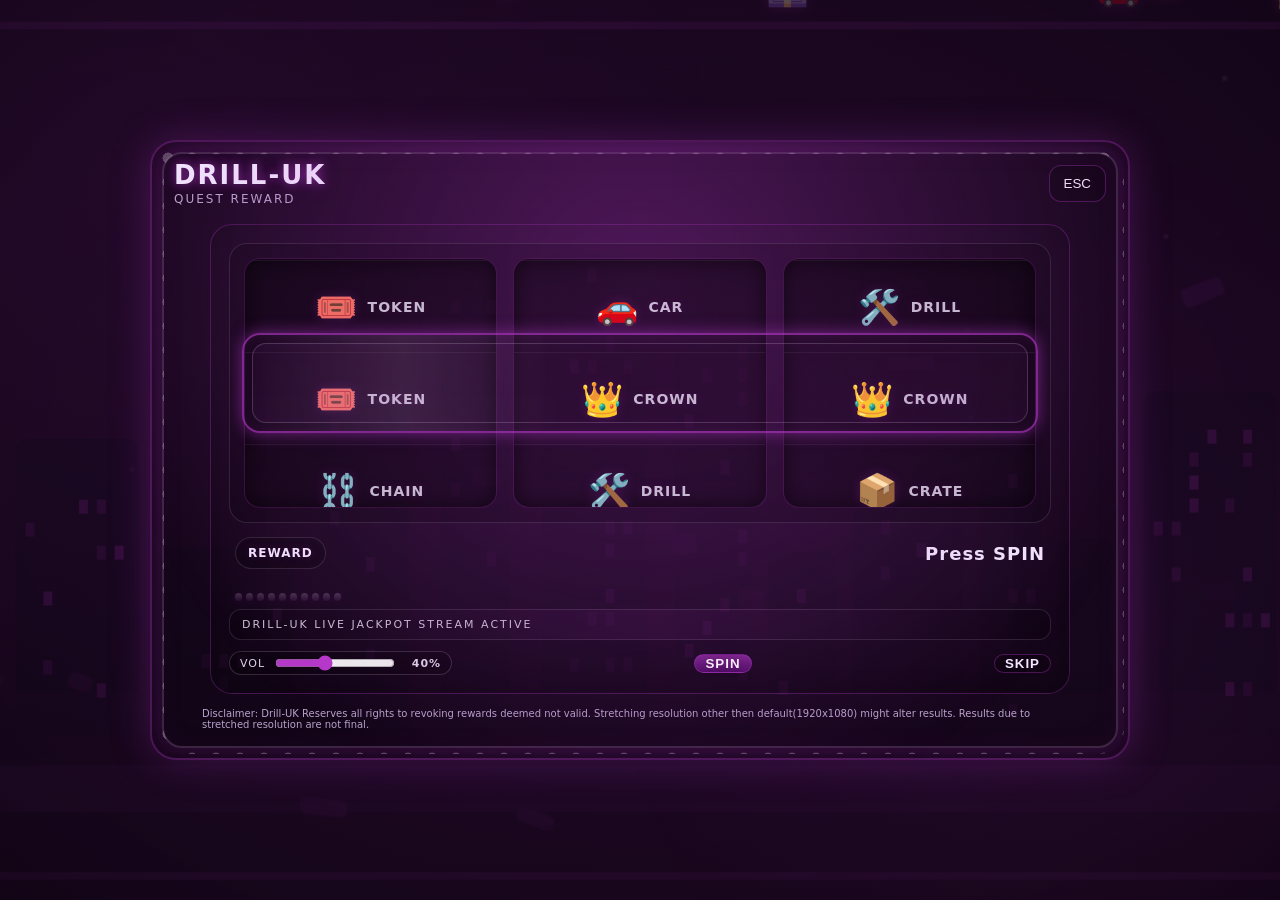
<file: Docs/index.html>
<!doctype html>
<html lang="en">
<head>
  <meta charset="utf-8" />
  <meta name="viewport" content="width=device-width,initial-scale=1" />
  <title>DrillUK Reward Slot</title>
  <link rel="stylesheet" href="style.css" />
</head>
<body>
  <div id="app" class="hidden">
    <div class="gif-bg" aria-hidden="true"></div>
    <div class="vignette"></div>
    <div class="bg-grid" aria-hidden="true"></div>
    <div class="money-rain" aria-hidden="true"></div>
    <div class="sticker-field" id="stickerField" aria-hidden="true"></div>

    <div class="frame">
      <div class="marquee-lights" aria-hidden="true"></div>
      <div class="topbar">
        <div class="brand">
          <span class="brand-glow" id="brandText">DRILL-UK</span>
          <span class="sub">QUEST REWARD</span>
        </div>
        <button class="close" id="closeBtn">ESC</button>
      </div>

      <div class="machine">
        <div class="halo" aria-hidden="true"></div>

        <div class="reels">
          <div class="reel" data-reel="0"><div class="strip"></div></div>
          <div class="reel" data-reel="1"><div class="strip"></div></div>
          <div class="reel" data-reel="2"><div class="strip"></div></div>

          <!-- selector window centered -->
          <div class="selector">
            <div class="selector-inner"></div>
            <div class="selector-scan"></div>
          </div>
        </div>

        <div class="readout">
          <div class="rarity" id="rarityPill">COMMON</div>
          <div class="result" id="resultText">Press SPIN</div>
        </div>
        <div class="beatbars" id="beatBars" aria-hidden="true">
          <span></span><span></span><span></span><span></span><span></span>
          <span></span><span></span><span></span><span></span><span></span>
        </div>
        <div class="ticker" id="tickerText">DRILL-UK LIVE JACKPOT STREAM ACTIVE</div>

        <div class="actions">
          <label class="volume-control" for="volumeSlider">
            <span>VOL</span>
            <input id="volumeSlider" type="range" min="0" max="100" step="1" value="40" />
            <strong id="volumeValue">40%</strong>
          </label>
          <button id="spinBtn" class="btn primary">SPIN</button>
          <button id="skipBtn" class="btn ghost">SKIP</button>
        </div>
      </div>

      <div class="footnote">
        <span class="hint">Disclaimer: Drill-UK Reserves all rights to revoking rewards deemed not valid. Stretching resolution other then default(1920x1080) might alter results. Results due to stretched resolution are not final.<code></code></span>
      </div>

      <canvas id="fx"></canvas>
      <div class="impact-flash" aria-hidden="true"></div>
    </div>
  </div>

  <script src="app.js"></script>
</body>
</html>
</file>
<file: Docs/style.css>
:root{
  --neon:#b538ca;
  --neon2:#77119a;
  --ink:#140818;
  --fog:#2f1338;
  --text:#f3e9ff;
  --muted:#cbb4df;
}

*{box-sizing:border-box}
html,body{width:100%;height:100%;margin:0;font-family:system-ui,-apple-system,Segoe UI,Roboto,Ubuntu,"Helvetica Neue",Arial}
body{background:transparent;overflow:hidden}

.hidden{display:none}

#app{
  position:fixed;inset:0;
  display:flex;align-items:center;justify-content:center;
  color:var(--text);
}

.gif-bg{
  position:absolute;inset:0;
  background-image:
    linear-gradient(180deg, rgba(20,8,24,.46), rgba(20,8,24,.64)),
    url("assets/visual/drilluk_slot_bg.gif");
  background-size:cover;
  background-position:center;
  background-repeat:no-repeat;
  filter:saturate(1.08) contrast(1.03);
  opacity:1;
  transform:scale(1.02);
  pointer-events:none;
}

.vignette{
  position:absolute;inset:-20%;
  background:radial-gradient(ellipse at center, rgba(181,56,202,.08) 0%, rgba(20,8,24,.42) 62%, rgba(0,0,0,.62) 100%);
  filter:blur(0.2px);
}

.bg-grid{
  position:absolute;inset:0;
  background:
    linear-gradient(90deg, rgba(181,56,202,.05) 1px, transparent 1px) 0 0 / 42px 42px,
    linear-gradient(180deg, rgba(181,56,202,.05) 1px, transparent 1px) 0 0 / 42px 42px;
  opacity: 0;;
  animation:gridDrift 12s linear infinite;
  pointer-events:none;
}
@keyframes gridDrift{
  0%{transform:translateY(0)}
  100%{transform:translateY(42px)}
}

.money-rain{
  position:absolute;inset:0;
  background-image:
    radial-gradient(circle at 10% 20%, rgba(181,56,202,.12), transparent 45%),
    radial-gradient(circle at 85% 70%, rgba(181,56,202,.10), transparent 40%);
  opacity:.5;
  animation:floaty 6s ease-in-out infinite;
  pointer-events:none;
}

@keyframes floaty{
  0%,100%{transform:translateY(0)}
  50%{transform:translateY(-14px)}
}

.sticker-field{
  position:absolute;inset:0;
  pointer-events:none;
  overflow:hidden;
}

.sticker{
  position:absolute;
  font-size:26px;
  text-shadow:0 0 14px rgba(181,56,202,.45);
  opacity:.28;
  animation-name:stickerDrop;
  animation-timing-function:linear;
  animation-iteration-count:infinite;
}
@keyframes stickerDrop{
  0%{transform:translateY(-12vh) rotate(0deg)}
  100%{transform:translateY(112vh) rotate(320deg)}
}

.frame{
  position:relative;
  width:min(980px, 92vw);
  height:min(620px, 88vh);
  border-radius:26px;
  background:linear-gradient(180deg, rgba(20,8,24,.46), rgba(10,4,14,.40));
  border:2px solid rgba(181,56,202,.35);
  box-shadow:
    0 0 40px rgba(181,56,202,.25),
    inset 0 0 40px rgba(181,56,202,.06);
  overflow:hidden;
}

.marquee-lights{
  position:absolute;inset:4px;
  border-radius:24px;
  pointer-events:none;
  background:
    radial-gradient(circle, rgba(255,240,255,.88) 0 32%, rgba(181,56,202,.12) 33% 100%) 0 0 / 24px 24px;
  mask:linear-gradient(#000 0 0) content-box, linear-gradient(#000 0 0);
  -webkit-mask:linear-gradient(#000 0 0) content-box, linear-gradient(#000 0 0);
  padding:8px;
  -webkit-mask-composite:xor;
  mask-composite:exclude;
  opacity:.3;
  animation:lightChase 1.8s linear infinite;
}
@keyframes lightChase{
  0%{background-position:0 0}
  100%{background-position:24px 0}
}

.frame::before{
  content:"";
  position:absolute;inset:10px;
  border-radius:20px;
  border:2px solid rgba(214,189,223,.18);
  box-shadow:0 0 30px rgba(181,56,202,.18);
  pointer-events:none;
}

.topbar{
  display:flex;align-items:center;justify-content:space-between;
  padding:18px 22px;
}

.brand{display:flex;flex-direction:column;gap:2px}
.brand-glow{
  font-weight:900;
  letter-spacing:2px;
  font-size:26px;
  text-shadow:
    0 0 8px rgba(181,56,202,.55),
    0 0 18px rgba(181,56,202,.35);
}
.sub{font-size:12px;letter-spacing:2px;color:var(--muted);opacity:.9}

.close{
  background:rgba(0,0,0,.2);
  border:1px solid rgba(181,56,202,.35);
  color:var(--text);
  padding:10px 14px;
  border-radius:12px;
  cursor:pointer;
  transition:.15s transform, .15s box-shadow;
}
.close:hover{transform:translateY(-1px);box-shadow:0 0 18px rgba(181,56,202,.25)}

.machine{
  position:relative;
  margin:0 auto;
  width:min(860px, 92%);
  height:470px;
  border-radius:22px;
  background:linear-gradient(180deg, rgba(47,19,56,.24), rgba(20,8,24,.30));
  border:1px solid rgba(181,56,202,.28);
  box-shadow:inset 0 0 50px rgba(0,0,0,.35);
  padding:18px;
  transition:transform .18s ease, box-shadow .24s ease;
}

.halo{
  position:absolute;inset:-40%;
  background:radial-gradient(circle at 50% 30%, rgba(181,56,202,.35), transparent 55%);
  filter:blur(18px);
  pointer-events:none;
}

.reels{
  position:relative;
  display:grid;
  grid-template-columns:repeat(3, 1fr);
  gap:16px;
  height:280px;
  padding:14px;
  border-radius:18px;
  background:rgba(0,0,0,.14);
  border:1px solid rgba(214,189,223,.14);
  overflow:hidden;
}

.reel{
  position:relative;
  border-radius:16px;
  background:linear-gradient(180deg, rgba(0,0,0,.35), rgba(0,0,0,.12));
  border:1px solid rgba(181,56,202,.22);
  overflow:hidden;
  box-shadow:inset 0 0 20px rgba(0,0,0,.55);
  transition:filter .2s ease;
}

.strip{
  position:absolute;left:0;top:0;right:0;
  will-change:transform;
}

.symbol{
  height:92px;
  display:flex;align-items:center;justify-content:center;
  gap:10px;
  font-size:34px;
  font-weight:800;
  letter-spacing:.5px;
  color:var(--text);
  text-shadow:0 0 12px rgba(181,56,202,.22);
  border-bottom:1px solid rgba(214,189,223,.08);
}
.symbol small{
  font-size:14px;
  font-weight:700;
  letter-spacing:1px;
  color:rgba(243,233,255,.85);
  text-transform:uppercase;
  opacity:.92;
}
.symbol.hit-symbol{
  background:linear-gradient(90deg, rgba(181,56,202,.26), rgba(243,233,255,.14), rgba(181,56,202,.26));
  box-shadow:inset 0 0 24px rgba(244,214,255,.26), 0 0 18px rgba(181,56,202,.35);
  animation:hitPop .32s ease-out 2;
}
@keyframes hitPop{
  0%{transform:scale(1)}
  45%{transform:scale(1.04)}
  100%{transform:scale(1)}
}

.selector{
  position:absolute;
  left:12px; right:12px;
  top:50%;
  transform:translateY(-50%);
  height:100px;
  border-radius:18px;
  pointer-events:none;
  border:2px solid rgba(181,56,202,.65);
  box-shadow:
    0 0 16px rgba(181,56,202,.55),
    inset 0 0 20px rgba(181,56,202,.15);
}

.selector-inner{
  position:absolute;inset:8px;
  border-radius:14px;
  border:1px solid rgba(214,189,223,.22);
  background:linear-gradient(90deg, rgba(181,56,202,.08), rgba(0,0,0,0), rgba(181,56,202,.08));
}

.selector-scan{
  position:absolute;inset:0;
  border-radius:18px;
  background:linear-gradient(90deg, transparent, rgba(214,189,223,.18), transparent);
  width:40%;
  animation:scan 1.3s linear infinite;
  filter:blur(0.3px);
  opacity:.65;
}
@keyframes scan{
  0%{transform:translateX(-60%)}
  100%{transform:translateX(260%)}
}

.readout{
  display:flex;align-items:center;justify-content:space-between;
  padding:14px 6px 10px;
}

.beatbars{
  height:30px;
  display:flex;
  align-items:flex-end;
  gap:4px;
  padding:0 6px 8px;
}
.beatbars span{
  width:7px;
  border-radius:999px;
  background:linear-gradient(180deg, rgba(244,214,255,.95), rgba(181,56,202,.5));
  box-shadow:0 0 10px rgba(181,56,202,.45);
  height:8px;
  opacity:.22;
  animation:barPulse 0.8s ease-in-out infinite;
  animation-play-state:paused;
}
.beatbars span:nth-child(2){animation-delay:.06s}
.beatbars span:nth-child(3){animation-delay:.12s}
.beatbars span:nth-child(4){animation-delay:.18s}
.beatbars span:nth-child(5){animation-delay:.24s}
.beatbars span:nth-child(6){animation-delay:.30s}
.beatbars span:nth-child(7){animation-delay:.36s}
.beatbars span:nth-child(8){animation-delay:.42s}
.beatbars span:nth-child(9){animation-delay:.48s}
.beatbars span:nth-child(10){animation-delay:.54s}
@keyframes barPulse{
  0%,100%{height:6px;opacity:.22}
  50%{height:26px;opacity:.95}
}

.ticker{
  font-size:11px;
  letter-spacing:2px;
  text-transform:uppercase;
  color:rgba(243,233,255,.82);
  background:linear-gradient(90deg, rgba(0,0,0,.2), rgba(181,56,202,.08), rgba(0,0,0,.2));
  border:1px solid rgba(214,189,223,.15);
  border-radius:12px;
  padding:8px 12px;
  overflow:hidden;
  white-space:nowrap;
  animation:tickerMove 8s linear infinite;
  margin-bottom:10px;
}
@keyframes tickerMove{
  0%{text-indent:0}
  100%{text-indent:-30%}
}

.rarity{
  padding:8px 12px;
  border-radius:999px;
  font-weight:900;
  letter-spacing:1px;
  font-size:12px;
  border:1px solid rgba(214,189,223,.16);
  background:rgba(0,0,0,.25);
  text-shadow:0 0 10px rgba(181,56,202,.20);
}

.result{
  font-size:18px;
  font-weight:900;
  letter-spacing:1px;
  text-align:right;
  color:var(--text);
}

.actions{
  display:flex;gap:12px;justify-content:space-between;align-items:center;
  padding-top:1px;
}

.volume-control{
  display:flex;
  align-items:center;
  gap:8px;
  padding:1px 10px;
  border-radius:12px;
  border:1px solid rgba(214,189,223,.2);
  background:rgba(0,0,0,.22);
  color:rgba(243,233,255,.9);
  font-size:11px;
  letter-spacing:1px;
  text-transform:uppercase;
}
.volume-control input{
  width:120px;
  accent-color:var(--neon);
}
.volume-control strong{
  min-width:36px;
  text-align:right;
  font-size:11px;
}

.btn{
  border-radius:14px;
  padding:1px 10px;
  font-weight:900;
  letter-spacing:1px;
  cursor:pointer;
  border:1px solid rgba(181,56,202,.35);
  transition:.12s transform,.12s box-shadow,.12s opacity;
  user-select:none;
}
.btn:hover{transform:translateY(-1px);box-shadow:0 0 18px rgba(181,56,202,.25)}
.btn:active{transform:translateY(0px);opacity:.92}

.primary{
  background:linear-gradient(180deg, rgba(181,56,202,.65), rgba(119,17,154,.55));
  color:white;
  text-shadow:0 0 10px rgba(0,0,0,.35);
}
.ghost{
  background:rgba(0,0,0,.18);
  color:var(--text);
}

.footnote{
  padding:14px 50px 18px;
  color:rgba(203,180,223,.9);
  font-size:10px;
}
code{color:rgba(243,233,255,.92)}

#fx{
  position:absolute;inset:0;
  pointer-events:none;
}

.impact-flash{
  position:absolute;
  inset:0;
  pointer-events:none;
  opacity:0;
  background:
    radial-gradient(circle at 50% 46%, rgba(255,255,255,.9), rgba(255,255,255,.2) 26%, rgba(255,255,255,0) 58%);
  mix-blend-mode:screen;
}

#app.is-spinning .beatbars span{
  animation-play-state:running;
}
#app.is-spinning .reel{
  filter:saturate(1.15) brightness(1.08);
}
#app.is-spinning .machine{
  box-shadow:0 0 44px rgba(181,56,202,.22), inset 0 0 50px rgba(0,0,0,.35);
}
#app.is-spinning .marquee-lights{
  opacity:.55;
}
#app.is-spinning .selector{
  animation:selectorThrob .55s ease-in-out infinite;
}
#app.is-spinning .ticker{
  background:linear-gradient(90deg, rgba(181,56,202,.2), rgba(0,0,0,.18), rgba(181,56,202,.2));
}
#app.is-anticipation .selector{
  border-color:rgba(244,214,255,.95);
  box-shadow:0 0 24px rgba(244,214,255,.65), inset 0 0 24px rgba(181,56,202,.25);
}
#app.is-anticipation .selector-scan{
  animation-duration:.48s;
  opacity:.9;
}
#app.is-anticipation .marquee-lights{
  opacity:.9;
  animation-duration:.75s;
}
#app.is-anticipation .ticker{
  color:#fff;
  text-shadow:0 0 12px rgba(244,214,255,.6);
}
#app.is-win .machine{
  animation:winBoom .35s ease-out 1;
}
#app.is-impact .frame{
  animation:impactPunch .26s ease-out 1;
}
#app.is-impact .impact-flash{
  animation:impactFlash .24s ease-out 1;
}
#app.is-win .ticker{
  color:#fff;
  text-shadow:0 0 12px rgba(181,56,202,.6);
}
@keyframes selectorThrob{
  0%,100%{transform:translateY(-50%) scale(1)}
  50%{transform:translateY(-50%) scale(1.01)}
}
@keyframes winBoom{
  0%{transform:scale(1)}
  45%{transform:scale(1.022)}
  100%{transform:scale(1)}
}
@keyframes impactPunch{
  0%{transform:scale(1)}
  45%{transform:scale(1.02)}
  100%{transform:scale(1)}
}
@keyframes impactFlash{
  0%{opacity:0;transform:scale(.92)}
  45%{opacity:.95;transform:scale(1.04)}
  100%{opacity:0;transform:scale(1.09)}
}

@media (max-width: 900px){
  .frame{height:min(690px, 94vh)}
  .machine{height:540px}
  .reels{height:300px}
  .ticker{font-size:10px}
  .volume-control input{width:90px}
}
</file>
